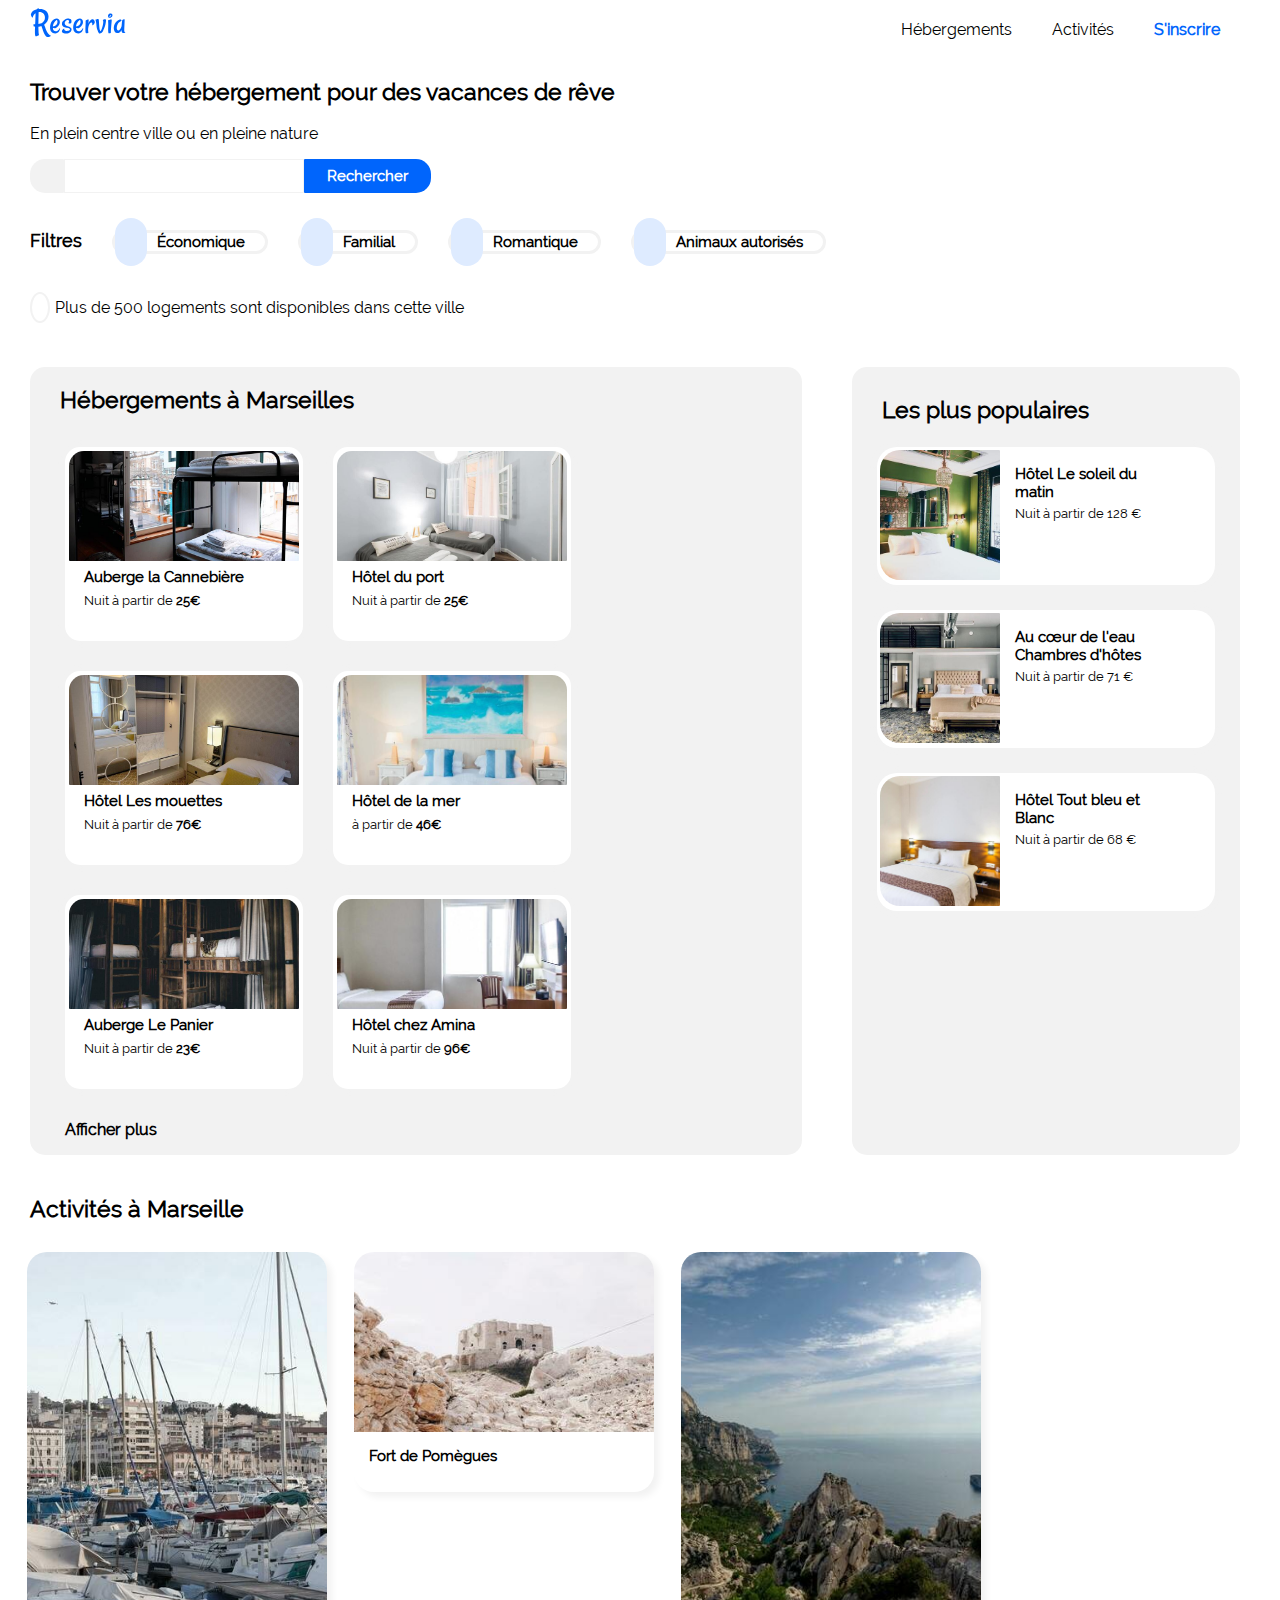
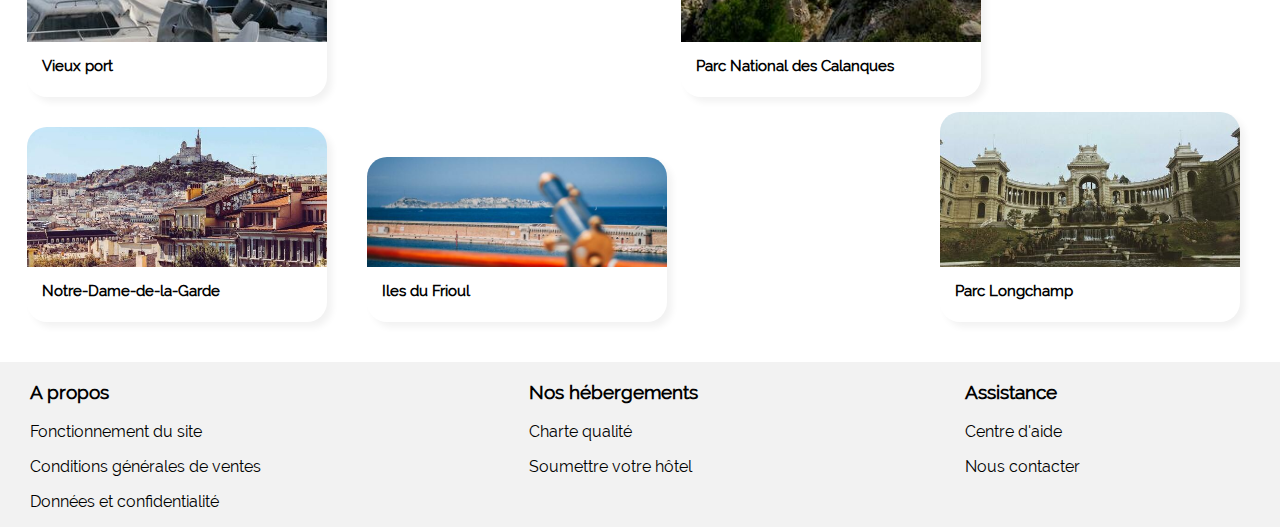
<file: index.html>
<!DOCTYPE html>
<html lang="fr">

<head>
    <meta charset="UTF-8">
    <meta name="viewport" content="width=device-width, initial-scale=1.0">
    <link rel="stylesheet" href="https://use.fontawesome.com/releases/v5.15.1/css/all.css"
        integrity="sha384-vp86vTRFVJgpjF9jiIGPEEqYqlDwgyBgEF109VFjmqGmIY/Y4HV4d3Gp2irVfcrp" crossorigin="anonymous">
    <link rel="stylesheet" href="style.css" />
    <title>Reservia</title>
</head>

<body>
    <header>
        <img src="image/logo/reservia.svg" alt="logo_reservia" />
        <nav>
            <ul>
                <li class="navig">
                    <a href="#Hébergements"> Hébergements</a>
                </li>
                <li class="navig">
                    <a href="#Activités"> Activités </a>
                </li>
                <li id="signup">
                    <a href="#"> S'inscrire</a>
                </li>
            </ul>
        </nav>
    </header>
    <div id="find">
        <h2> Trouver votre hébergement pour des vacances de rêve</h2>
        <p>En plein centre ville ou en pleine nature</p>
    </div>
    <div class="contsearch">
        <i class="fas fa-map-marker-alt location"></i>
        <input type="search" id="search">
        <button>
            <span id="textbutton">
                Rechercher
            </span>
            <span class="iconbutton">
                <i class="fas fa-search white"></i>
            </span>
        </button>
    </div>

    <div id="filters">
        <h3>Filtres</h3>
        <div class="filtre"> <i class="fas fa-money-bill-wave icon"></i> Économique </div>
        <div class="filtre"> <i class="fas fa-child icon"></i> Familial </div>
        <div class="filtre"> <i class="fas fa-heart icon"></i> Romantique </div>
        <div class="filtre"> <i class="fas fa-dog icon"></i> Animaux autorisés </div>
    </div>
    <div id="information">
        <i class="fas fa-info info"></i> Plus de 500 logements sont disponibles dans cette ville
    </div>

    <section class="box">
        <article class="boxh">
            <h2 id="Hébergements"> Hébergements à Marseilles </h2>
            <div class="accomodation">
                <a href="#">
                    <div class="imgh img1"> </div>
                    <h4>Auberge la Cannebière </h4>
                    <p> Nuit à partir de <span class="price"> 25€ </span> </p>
                    <div class="stars">
                        <i class="fas fa-star blue"></i>
                        <i class="fas fa-star blue"></i>
                        <i class="fas fa-star blue"></i>
                        <i class="fas fa-star blue"></i>
                        <i class="fas fa-star blank"></i>
                    </div>
                </a>
            </div>
            <div class="accomodation">
                <a href="#">
                    <div class="imgh img2"> </div>
                    <h4> Hôtel du port </h4>
                    <p> Nuit à partir de <span class="price"> 25€ </span> </p>
                    <div class="stars">
                        <i class="fas fa-star blue"></i>
                        <i class="fas fa-star blue"></i>
                        <i class="fas fa-star blue"></i>
                        <i class="fas fa-star blue"></i>
                        <i class="fas fa-star blue"></i>
                    </div>
                </a>
            </div>
            <div class="accomodation">
                <a href="#">
                    <div class="imgh img3"> </div>
                    <h4>Hôtel Les mouettes </h4>
                    <p> Nuit à partir de <span class="price"> 76€ </span> </p>
                    <div class="stars">
                        <i class="fas fa-star blue"></i>
                        <i class="fas fa-star blue"></i>
                        <i class="fas fa-star blue"></i>
                        <i class="fas fa-star blue"></i>
                        <i class="fas fa-star blank"></i>
                    </div>
                </a>
            </div>
            <div class="accomodation">
                <a href="#">
                    <div class="imgh img4"> </div>
                    <h4>Hôtel de la mer </h4>
                    <p> à partir de <span class="price"> 46€ </span></p>
                    <div class="stars">
                        <i class="fas fa-star blue"></i>
                        <i class="fas fa-star blue"></i>
                        <i class="fas fa-star blue"></i>
                        <i class="fas fa-star blank"></i>
                        <i class="fas fa-star blank"></i>
                    </div>
                </a>
            </div>
            <div class="accomodation">
                <a href="#">
                    <div class="imgh img5"> </div>
                    <h4>Auberge Le Panier </h4>
                    <p> Nuit à partir de <span class="price"> 23€ </span> </p>
                    <div class="stars">
                        <i class="fas fa-star blue"></i>
                        <i class="fas fa-star blue"></i>
                        <i class="fas fa-star blue"></i>
                        <i class="fas fa-star blue"></i>
                        <i class="fas fa-star blank"></i>
                    </div>
                </a>
            </div>
            <div class="accomodation">
                <a href="#">
                    <div class="imgh img6"> </div>
                    <h4>Hôtel chez Amina </h4>
                    <p> Nuit à partir de <span class="price"> 96€ </span> </p>
                    <div class="stars">
                        <i class="fas fa-star blue"></i>
                        <i class="fas fa-star blue"></i>
                        <i class="fas fa-star blue"></i>
                        <i class="fas fa-star blue"></i>
                        <i class="fas fa-star blue"></i>
                    </div>
                </a>
            </div>
            <p> Afficher plus </p>
        </article>
        <aside class="boxp">
            <h2>Les plus populaires <i class="fas fa-chart-line chart"></i> </h2>
            <div class="popular">
                <a href="#">
                    <div class="imgp img7"> </div>
                    <h4> Hôtel Le soleil du matin </h4>
                    <p> Nuit à partir de 128 <span class="price">€ </span> </p>
                    <div class="stars">
                        <i class="fas fa-star blue"></i>
                        <i class="fas fa-star blue"></i>
                        <i class="fas fa-star blue"></i>
                        <i class="fas fa-star blue"></i>
                        <i class="fas fa-star blue"></i>
                    </div>
                </a>
            </div>
            <div class="popular">
                <a href="#">
                    <div class="imgp img8"> </div>
                    <h4> Au cœur de l'eau <br> Chambres d'hôtes </h4>
                    <p>Nuit à partir de 71 <span class="price">€ </span> </p>
                    <div class="stars">
                        <i class="fas fa-star blue"></i>
                        <i class="fas fa-star blue"></i>
                        <i class="fas fa-star blue"></i>
                        <i class="fas fa-star blue"></i>
                        <i class="fas fa-star blank"></i>
                    </div>
                </a>
            </div>
            <div class="popular">
                <a href="#">
                    <div class="imgp img9"> </div>
                    <h4>Hôtel Tout bleu et Blanc </h4>
                    <p> Nuit à partir de  68 <span class="price">€ </span> </p>
                    <div class="stars">
                        <i class="fas fa-star blue"></i>
                        <i class="fas fa-star blue"></i>
                        <i class="fas fa-star blue"></i>
                        <i class="fas fa-star blue"></i>
                        <i class="fas fa-star blank"></i>
                    </div>
                </a>
            </div>
        </aside>
    </section>
    <section class="boxa">
        <h2 id="Activités"> Activités à Marseille </h2>
        <div class="activities">
            <a href="#">
                <div class="imga imgb"> </div>
                <h4>Vieux port</h4>
            </a>
        </div>
        <div class="activities">
            <a href="#">
                <div class="imga imgc"> </div>
                <h4> Fort de Pomègues</h4>
            </a>
        </div>
        <div class="activities">
            <a href="#">
                <div class="imga imgd"> </div>
                <h4>Iles du Frioul</h4>
            </a>
        </div>

        <div class="activities">
            <a href="#">
                <div class="imga imge"> </div>
                <h4>Parc National des Calanques</h4>
            </a>
        </div>
        <div class="activities">
            <a href="#">
                <div class="imga imgf"> </div>
                <h4>Notre-Dame-de-la-Garde</h4>
            </a>
        </div>
        <div class="activities">
            <a href="#">
                <div class="imga imgg"> </div>
                <h4>Parc Longchamp</h4>
            </a>
        </div>
    </section>
    <footer>
        <div class="colone1">
            <h3>A propos</h3>
            <p>Fonctionnement du site</p>
            <p>Conditions générales de ventes</p>
            <p>Données et confidentialité</p>
        </div>
        <div class="colone2">
            <h3> Nos hébergements</h3>
            <p>Charte qualité</p>
            <p>Soumettre votre hôtel</p>
        </div>
        <div class="colone3">
            <h3>Assistance</h3>
            <p>Centre d'aide</p>
            <p>Nous contacter</p>
        </div>
    </footer>

</body>

</html>
</file>
<file: style.css>
@font-face
{
    font-family: 'ralewayregular';
    src: url(raleway/Raleway-Regular.ttf) format('truetype');
}
*
{
    color: #000; 
    font-family: 'ralewayregular', Arial, Helvetica, sans-serif;
    text-decoration-line: none;
}
body
{
    margin: auto;
}
h2 
{
    font-size: 23px;
}
header
{
    display: flex;
    align-items: flex-start;
    justify-content: space-between;
}
header img
{
    padding-left: 30px;
}
header ul
{
    list-style-type: none;
    display: flex;
    margin: 0;
}
header li
{
    padding: 20px;
}
header li:hover
{
    border-top: 2px solid #0065fc;
}
#signup
{
    margin-right: 40px;
}
#signup a
{
        color: #0065fc;
        font-weight: bold;   
}
header .navig a:hover
{
        color: #0065fc;
}
@media all and (max-width:375px)
{
    header {
        flex-direction: column;
        padding-top: 20px;
    }
    header nav {
        width: 100%;
        justify-content: space-evenly;
    }
    header ul
    {
        padding: 0;
    }
    header li {
        position:relative;
        border-bottom: 2px solid #f2f2f2;
        padding-bottom: 10px; 
    }
    header li:hover {
        border-bottom: 2px solid #0065fc;
        border-top: none;
    }
    .navig {
        width: 50%;
        margin: 0;
        text-align:center;
    }
    #signup {
        position: absolute;
        right: 0;
        top: 0;
        color: #0065fc;
        border-bottom: none;
        margin-top: 15px;
    }  
    #signup:hover
    {
        border-bottom: 2px solid #0065fc;
    }
}
#find
    {
        padding: 0px 30px 0px 30px;
    }
#search
{
    margin: 0;
    padding: 0px 50px ;
    border: 1px #f2f2f2 solid; 
}
.contsearch
{
    display: flex;
    padding-left: 30px;
}
.location
{
    background-color: #f2f2f2;
    border-radius: 15px 1px 1px 15px;
    padding: 15px 17px;
}
#textbutton
{
   display: block;
   color: white;
    margin: 7px;
    padding: 0px 10px;
    font-weight: bold;
    font-size: 15px
}
button
{
    background-color: #0065fc; 
    border: none;
    border-radius: 1px 15px 15px 1px;
}
.iconbutton
{
   display: none;
   background-color: #0065fc;
}
@media all and  (max-width:375px)
{
    #textbutton
     {
        display: none;
    }
    .iconbutton
     {
        display: block;
        padding: 13px 7px;     
    }
    button
    {
        border-radius: 14px;
        border: 2px solid #0065fc;
        position: absolute;
        right: 0;
    }
    .white
    {
        color: white;
    }
    div.contsearch
    {
       margin : 0px 25px 10px 0px;
        position: relative;
    }  
    #search
    {
        flex-grow: 2;
        border-radius: 0px 20px 20px 0px;
    }
}
#filters
{
    display: flex;
    flex-wrap: wrap;
    margin: 20px 0;
    padding-left: 30px;
    align-items: baseline;
    font-size: 15px;
}
.filtre
{
    border: 3px #f2f2f2 solid; 
    border-radius: 40px;
    margin-left: 30px;
    padding: 0px 20px 0px 0px;
    font-weight: bold;
    font-size: 15px;
    box-sizing: border-box;
}
.icon 
{
    color: #0065fc;
    border-radius: 50px;
    background-color: #deebff;
    padding: 15px 16px;
    margin-right: 10px;
}
@media all and (max-width:375px)
{
    #filters>h3
    {
        width: 100%; 
    }
    .filtre
    {
        box-sizing: border-box;
        margin: 10px 0px 0px 10px;
        padding-right: 15px;
    }
    .icon
    {
        font-size: 17px;
        padding: 15px;
    }
}
#information
{
    padding: 10px 0px 20px 30px ;
}
.info
{
    color: #0065fc;
    border: 2px #f2f2f2 solid;
    border-radius: 50%; 
    padding: 4px 8px;  
    margin-right: 5px;
}
@media all and (max-width:375px)
{
    .box
    {
        flex-wrap: wrap-reverse;
    }
    .box .boxh
    {
        background-color: white;
        margin: 0;
    }
    .accomodation
    {
        width: 330px;
        margin-bottom: 10px;
        box-shadow: 0 0 20px #f2f2f2;
        border-radius: 20px;
        padding: 5px;
    }
    .box .boxp
    {
        border-radius: 0;
        margin: 0;
        padding: 5px;       
    }   
    .popular
    {
        width: 330px;
    }
}
@media all and (min-width:500px)
{
    .accomodation
    {
        height: 190px;
        width: 230px;
        background-color: white;
        padding: 4px 4px 0 4px;
        margin: 15px;
        border-radius: 15px;
        box-shadow: 0 0 10px #f2f2f2;
        font-size: 15px;
    }
}
body .box
{
    display: flex;
}
.boxh
{
    display: flex;
    background-color: #f2f2f2;
    border-radius: 15px;
    flex-wrap: wrap;
    margin: 30px;
    margin-bottom: 0;
    padding-left: 20px;
}
.boxp
{ 
    display: flex;
    background-color: #f2f2f2;
    border-radius: 15px;
    flex-direction: column;
    box-sizing: border-box;
    margin: 30px 40px 0px 20px;
    padding: 10px;
}
.popular
{
    background-color: white;
    border-radius: 20px;
    padding: 3px 0 0 3px;
    box-shadow: 0 0 10px #f2f2f2;
    height: 135px;
    width: 335px;
    margin: 5px 15px 20px 15px;
}
.boxp h2
{
    padding-left: 20px;
    padding-right: 25px;
    display: flex;
    justify-content: space-between;
}
h2 .chart
{
    font-size: 20px;
}
.boxh h2
{
    width: 100%;
    padding-left: 10px;
}
.boxh>p
{
    font-weight: bold;
    width: 100%;
    padding-left: 15px;
}
.accomodation h4
{
    margin : 7px 15px;
}
.accomodation p
{
    margin: 7px 15px;
    font-size: 13px;
}
.accomodation .price
{
    font-weight: bold;
}
.accomodation .stars
{
    font-size: 12px;
    margin: 7px 15px;
}
.imgh {
    height: 110px;
    border-radius: 15px 15px 1px 1px;
    background-size: cover;
    background-position: center;
    background-repeat: no-repeat;
}
.popular h4
{
    font-size: 15px;
    margin: 15px 40px 5px 0px;
}
.popular p
{
    font-size: 13px;
    margin: 0;
}
.popular .stars
{
    font-size: 12px;
    margin-top: 40px;
}
aside .imgp {
    width: 120px;
    height: 130px;
    border-radius: 20px 1px 1px 20px;
    background-size: cover;
    background-position: center;
    background-repeat: no-repeat;
    float: left;
    margin-right: 15px;
}
section.boxa
{
    display: flex;
    flex-wrap: wrap;
    margin: 40px 0px 20px 0px;
}
.boxa h2
{
    width: 100%;
    padding-left: 30px;
    margin: 0;
}
@media all and (min-width:500px)
{
    .boxa .activities {
    border-radius: 20px;
    box-shadow: 5px 5px 7px #f2f2f2;
    margin: 30px 0px 0px 27px;;
    }
    .imga {
    width: 300px;
    height: 200px;
    border-radius: 20px 20px 0px 0px;
    background-size: cover;
    background-position: center;
    background-repeat: no-repeat;
    }
    .activities:nth-of-type(3n+1)
    {
        height: 445px;
    }
    .imgb
    {
        height: 390px;
    }
    .imge {
        height: 390px;
    }
    .activities:nth-child(3)
    {
        height: 240px;
    }
    .imgc
    {
        height: 180px;
    }
    .activities:nth-child(4)
    {
        height: 165px;
        align-self: end;
        position: absolute;
        left: 340px;
    }
    .imgd
    {
        height: 110px;
    }
    .activities:nth-child(6)
    {
        height: 195px;
    }
    .imgf
    {
        height: 140px;
    }
    .activities:nth-child(7)
    {
        height: 210px;
        position: absolute;
        align-self: end;
        right: 40px;
    }
    .imgg {
        height: 155px; 
    }
}
@media all and (max-width:375px)
{
 .boxa
    {
        padding: 5px;
    }
    .activities
    {
        height: 180px;
        width: 335px;
        margin: 10px;
         border-radius: 20px;
        box-shadow: 5px 5px 7px #f2f2f2;
    }
    .activities .imga
    {
        height: 135px;
        width:335px;
        background-size: cover;
        background-position: center;
        background-repeat: no-repeat;
        border-radius: 20px 20px 0px 0px;
    }
}
.activities h4
{
    font-size: 15px;
    margin: 15px;
}
.stars .blue
{
    color: #0065fc;
}
.stars .blank
{
    color: #f2f2f2;
}
.img1
{
    background-image: url("image/small.h/cannebiere.jpg");
}
.img2
{
    background-image: url("image/small.h/port.jpg");
}
.img3
{
    background-image: url("image/small.h/mouette.jpg");
}
.img4
{
    background-image: url("image/small.h/mer.jpg");
}
.img5
{
    background-image: url("image/small.h/panier.jpg");
}
.img6
{
    background-image: url("image/small.h/amina.jpg");
}
.img7
{
    background-image: url("image/small.h/soleil.jpg");
}
.img8
{
    background-image: url("image/small.h/coeur.jpg");
}
.img9
{
    background-image: url("image/small.h/blanc.jpg");
}
.imgb
{
    background-image: url("image/small.a/vport.jpg");
}
.imgc
{
    background-image: url("image/small.a/fort.jpg");
}
.imgd
{
    background-image: url("image/small.a/frioul.jpg");
}
.imge
{
    background-image: url("image/small.a/calanque.jpg");
}
.imgf
{
    background-image: url("image/small.a/ndame.jpg");
}
.imgg
{
    background-image: url("image/small.a/parc.jpg");
}
footer
{
    display: flex;
    background-color: #f2f2f2;
    flex-direction: row;
    justify-content: space-between;
    padding-left:30px;
    padding-right: 200px;
    margin-top: 40px;
}
@media all and (max-width: 375px)
{
    footer
       { flex-direction: column;
           padding: 30px; 
    }
}
</file>
